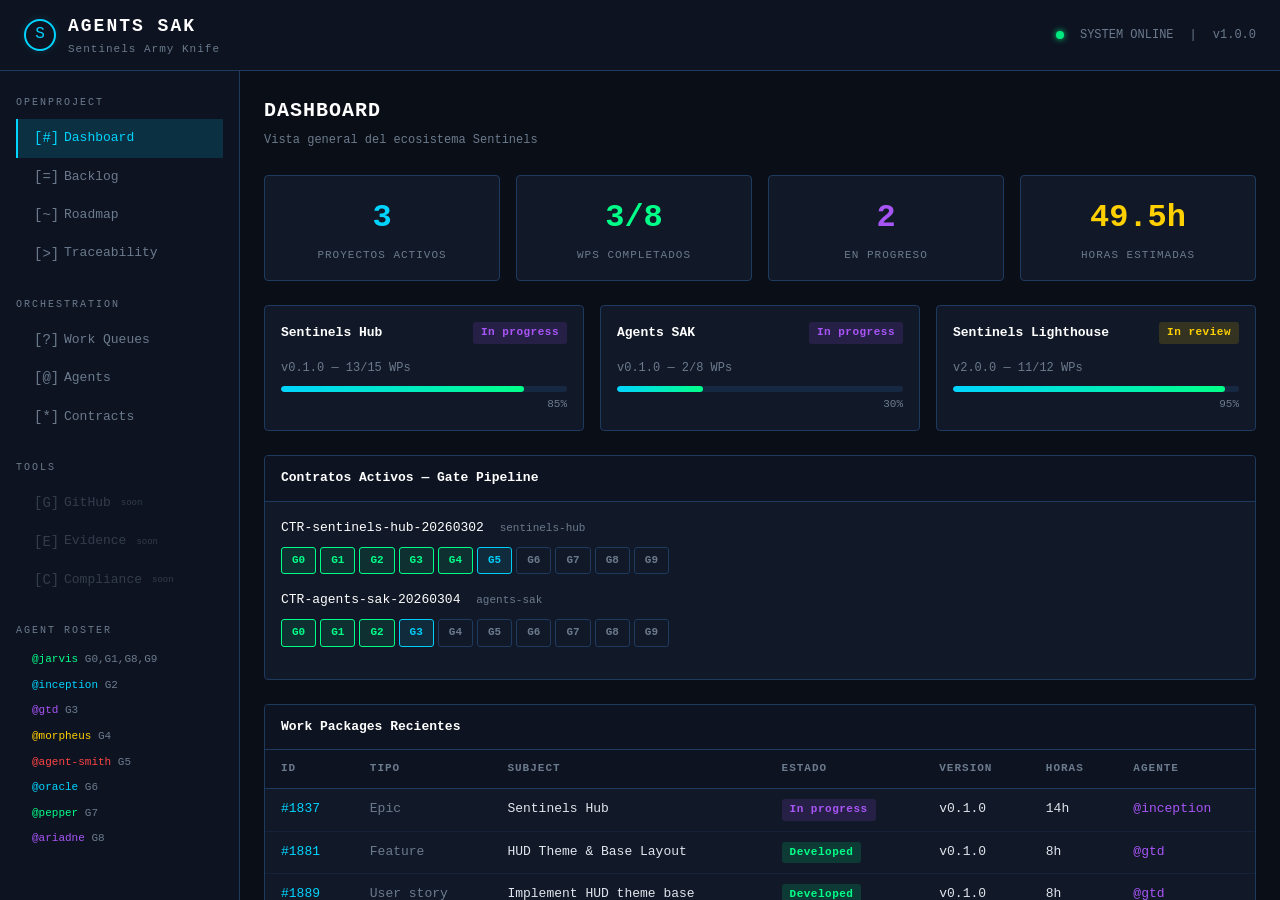
<file: index.html>
<!DOCTYPE html>
<html lang="es">
<head>
  <meta charset="UTF-8">
  <meta http-equiv="refresh" content="0;url=ui/index.html">
  <title>Agents SAK — Redirecting...</title>
</head>
<body>
  <p>Redirecting to <a href="ui/index.html">Agents SAK Dashboard</a>...</p>
</body>
</html>
</file>
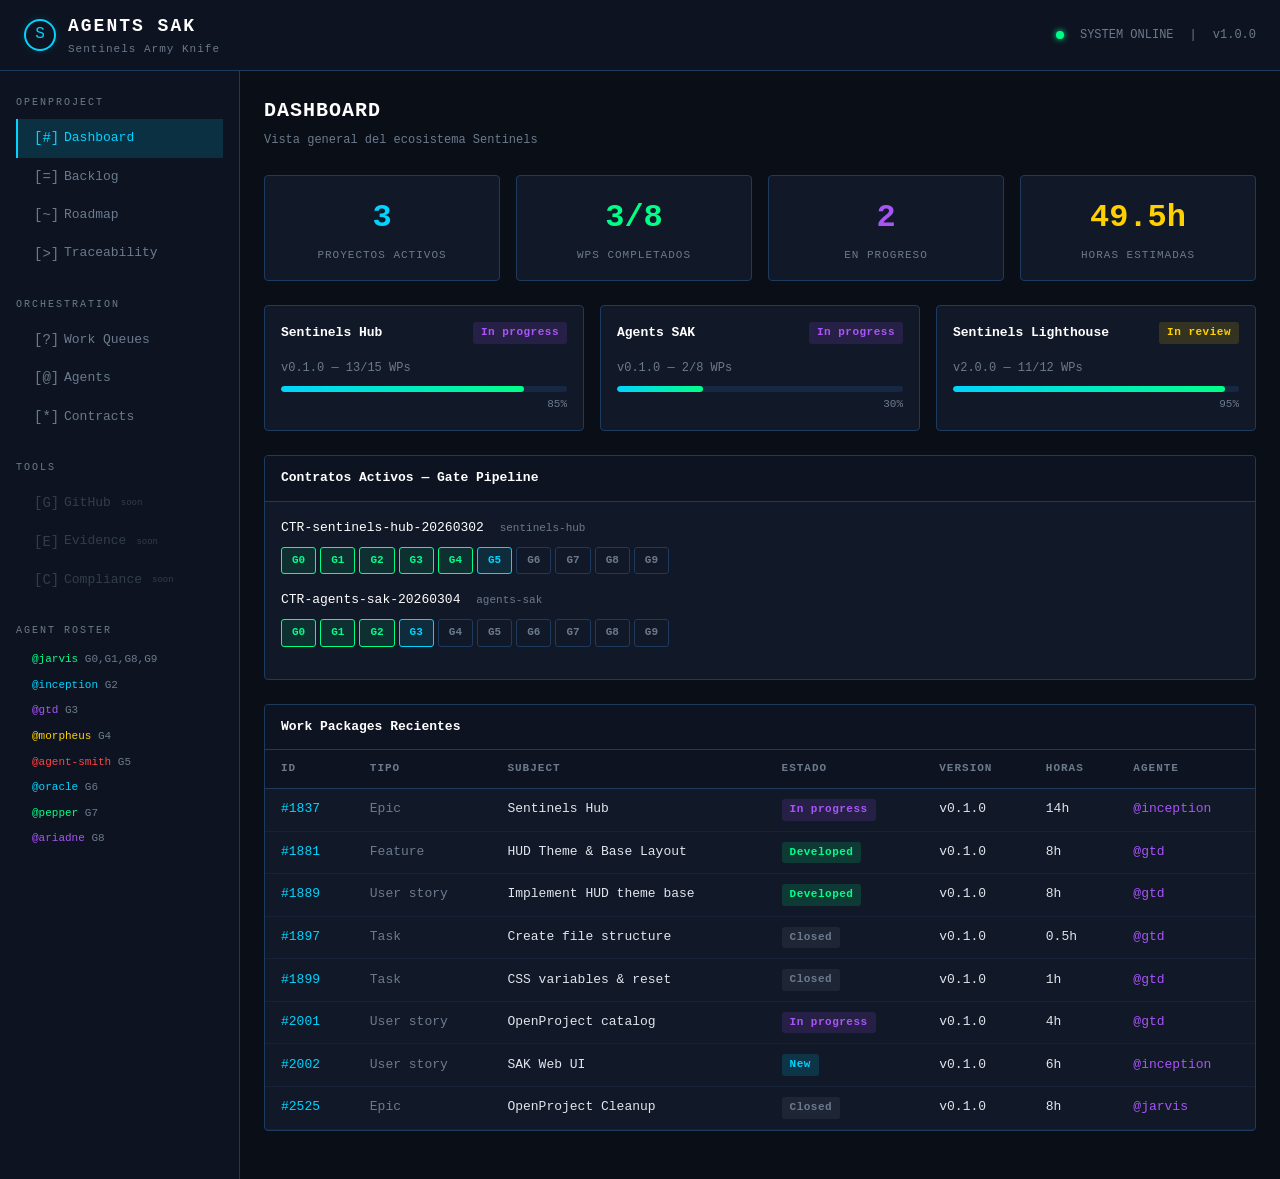
<file: ui/index.html>
<!DOCTYPE html>
<html lang="es">
<head>
  <meta charset="UTF-8">
  <meta name="viewport" content="width=device-width, initial-scale=1.0">
  <title>Agents SAK — Sentinels Army Knife</title>
  <link rel="stylesheet" href="css/hud.css">
</head>
<body>
  <div class="app-container">
    <!-- Header -->
    <header class="header">
      <div class="header__logo">
        <div class="header__logo-icon">S</div>
        <div>
          <div class="header__title">Agents SAK</div>
          <div class="header__subtitle">Sentinels Army Knife</div>
        </div>
      </div>
      <div class="header__status">
        <span class="header__status-dot"></span>
        <span>SYSTEM ONLINE</span>
        <span style="color: var(--hud-text-dim);">|</span>
        <span>v1.0.0</span>
      </div>
    </header>

    <!-- Sidebar -->
    <nav class="sidebar">
      <div class="sidebar__section">
        <div class="sidebar__section-title">OpenProject</div>
        <ul class="sidebar__nav">
          <li class="sidebar__nav-item active" data-view="dashboard">
            <span class="sidebar__nav-icon">[#]</span>
            Dashboard
          </li>
          <li class="sidebar__nav-item" data-view="backlog">
            <span class="sidebar__nav-icon">[=]</span>
            Backlog
          </li>
          <li class="sidebar__nav-item" data-view="roadmap">
            <span class="sidebar__nav-icon">[~]</span>
            Roadmap
          </li>
          <li class="sidebar__nav-item" data-view="traceability">
            <span class="sidebar__nav-icon">[&gt;]</span>
            Traceability
          </li>
        </ul>
      </div>

      <div class="sidebar__section">
        <div class="sidebar__section-title">Orchestration</div>
        <ul class="sidebar__nav">
          <li class="sidebar__nav-item" data-view="queries">
            <span class="sidebar__nav-icon">[?]</span>
            Work Queues
          </li>
          <li class="sidebar__nav-item" data-view="agents">
            <span class="sidebar__nav-icon">[@]</span>
            Agents
          </li>
          <li class="sidebar__nav-item" data-view="contracts">
            <span class="sidebar__nav-icon">[*]</span>
            Contracts
          </li>
        </ul>
      </div>

      <div class="sidebar__section">
        <div class="sidebar__section-title">Tools</div>
        <ul class="sidebar__nav">
          <li class="sidebar__nav-item" style="opacity: 0.4; cursor: not-allowed;">
            <span class="sidebar__nav-icon">[G]</span>
            GitHub
            <span style="font-size: 9px; color: var(--hud-text-dim);">soon</span>
          </li>
          <li class="sidebar__nav-item" style="opacity: 0.4; cursor: not-allowed;">
            <span class="sidebar__nav-icon">[E]</span>
            Evidence
            <span style="font-size: 9px; color: var(--hud-text-dim);">soon</span>
          </li>
          <li class="sidebar__nav-item" style="opacity: 0.4; cursor: not-allowed;">
            <span class="sidebar__nav-icon">[C]</span>
            Compliance
            <span style="font-size: 9px; color: var(--hud-text-dim);">soon</span>
          </li>
        </ul>
      </div>

      <div class="sidebar__section">
        <div class="sidebar__section-title">Agent Roster</div>
        <ul class="sidebar__nav" style="font-size: 11px;">
          <li style="padding: 4px 16px; color: var(--hud-accent-green);">@jarvis <span style="color: var(--hud-text-dim);">G0,G1,G8,G9</span></li>
          <li style="padding: 4px 16px; color: var(--hud-accent);">@inception <span style="color: var(--hud-text-dim);">G2</span></li>
          <li style="padding: 4px 16px; color: var(--hud-accent-purple);">@gtd <span style="color: var(--hud-text-dim);">G3</span></li>
          <li style="padding: 4px 16px; color: var(--hud-accent-yellow);">@morpheus <span style="color: var(--hud-text-dim);">G4</span></li>
          <li style="padding: 4px 16px; color: var(--hud-accent-red);">@agent-smith <span style="color: var(--hud-text-dim);">G5</span></li>
          <li style="padding: 4px 16px; color: var(--hud-accent);">@oracle <span style="color: var(--hud-text-dim);">G6</span></li>
          <li style="padding: 4px 16px; color: var(--hud-accent-green);">@pepper <span style="color: var(--hud-text-dim);">G7</span></li>
          <li style="padding: 4px 16px; color: var(--hud-accent-purple);">@ariadne <span style="color: var(--hud-text-dim);">G8</span></li>
        </ul>
      </div>
    </nav>

    <!-- Main Content -->
    <main class="main" id="main-content">
      <!-- Content rendered by JS -->
    </main>
  </div>

  <!-- Scripts (order matters: components first, then app) -->
  <script src="js/components/dashboard.js"></script>
  <script src="js/components/backlog.js"></script>
  <script src="js/components/roadmap.js"></script>
  <script src="js/components/traceability.js"></script>
  <script src="js/components/queries.js"></script>
  <script src="js/components/agents.js"></script>
  <script src="js/components/contracts.js"></script>
  <script src="js/app.js"></script>
</body>
</html>
</file>
<file: ui/css/hud.css>
/* ═══════════════════════════════════════════════════════════
   Agents SAK — HUD Theme
   Zero dependencies. Estilo futurista Sentinels.
   ═══════════════════════════════════════════════════════════ */

/* --- CSS Variables --- */
:root {
  --hud-bg: #0a0e17;
  --hud-bg-panel: #0d1321;
  --hud-bg-card: #111827;
  --hud-border: #1e3a5f;
  --hud-border-active: #00d4ff;
  --hud-text: #e0e6ed;
  --hud-text-dim: #6b7b8d;
  --hud-text-bright: #ffffff;
  --hud-accent: #00d4ff;
  --hud-accent-green: #00ff88;
  --hud-accent-yellow: #ffd000;
  --hud-accent-red: #ff4444;
  --hud-accent-purple: #a855f7;
  --hud-glow: rgba(0, 212, 255, 0.15);
  --hud-glow-strong: rgba(0, 212, 255, 0.3);
  --hud-font: 'Courier New', 'Consolas', monospace;
  --hud-font-size: 14px;
  --hud-radius: 4px;
  --hud-transition: 0.2s ease;
}

/* --- Reset --- */
*, *::before, *::after {
  box-sizing: border-box;
  margin: 0;
  padding: 0;
}

/* --- Base --- */
body {
  background: var(--hud-bg);
  color: var(--hud-text);
  font-family: var(--hud-font);
  font-size: var(--hud-font-size);
  line-height: 1.6;
  min-height: 100vh;
}

a {
  color: var(--hud-accent);
  text-decoration: none;
  transition: color var(--hud-transition);
}

a:hover {
  color: var(--hud-text-bright);
}

/* --- Layout --- */
.app-container {
  display: grid;
  grid-template-rows: auto 1fr;
  grid-template-columns: 240px 1fr;
  grid-template-areas:
    "header header"
    "sidebar main";
  min-height: 100vh;
}

/* --- Header --- */
.header {
  grid-area: header;
  background: var(--hud-bg-panel);
  border-bottom: 1px solid var(--hud-border);
  padding: 12px 24px;
  display: flex;
  align-items: center;
  justify-content: space-between;
  z-index: 100;
}

.header__logo {
  display: flex;
  align-items: center;
  gap: 12px;
}

.header__logo-icon {
  width: 32px;
  height: 32px;
  border: 2px solid var(--hud-accent);
  border-radius: 50%;
  display: flex;
  align-items: center;
  justify-content: center;
  font-size: 16px;
  color: var(--hud-accent);
  box-shadow: 0 0 8px var(--hud-glow);
}

.header__title {
  font-size: 18px;
  font-weight: bold;
  color: var(--hud-text-bright);
  letter-spacing: 2px;
  text-transform: uppercase;
}

.header__subtitle {
  font-size: 11px;
  color: var(--hud-text-dim);
  letter-spacing: 1px;
}

.header__status {
  display: flex;
  align-items: center;
  gap: 16px;
  font-size: 12px;
  color: var(--hud-text-dim);
}

.header__status-dot {
  width: 8px;
  height: 8px;
  border-radius: 50%;
  background: var(--hud-accent-green);
  box-shadow: 0 0 6px var(--hud-accent-green);
  animation: pulse 2s infinite;
}

/* --- Sidebar --- */
.sidebar {
  grid-area: sidebar;
  background: var(--hud-bg-panel);
  border-right: 1px solid var(--hud-border);
  padding: 16px 0;
  overflow-y: auto;
}

.sidebar__section {
  padding: 8px 16px;
  margin-bottom: 8px;
}

.sidebar__section-title {
  font-size: 10px;
  text-transform: uppercase;
  letter-spacing: 2px;
  color: var(--hud-text-dim);
  margin-bottom: 8px;
}

.sidebar__nav {
  list-style: none;
}

.sidebar__nav-item {
  padding: 8px 16px;
  cursor: pointer;
  border-left: 2px solid transparent;
  transition: all var(--hud-transition);
  display: flex;
  align-items: center;
  gap: 10px;
  font-size: 13px;
  color: var(--hud-text-dim);
}

.sidebar__nav-item:hover {
  background: var(--hud-glow);
  color: var(--hud-text);
  border-left-color: var(--hud-border-active);
}

.sidebar__nav-item.active {
  background: var(--hud-glow);
  color: var(--hud-accent);
  border-left-color: var(--hud-accent);
}

.sidebar__nav-icon {
  font-size: 14px;
  width: 20px;
  text-align: center;
}

/* --- Main Content --- */
.main {
  grid-area: main;
  padding: 24px;
  overflow-y: auto;
}

.main__title {
  font-size: 20px;
  color: var(--hud-text-bright);
  letter-spacing: 1px;
  margin-bottom: 4px;
}

.main__subtitle {
  font-size: 12px;
  color: var(--hud-text-dim);
  margin-bottom: 24px;
}

/* --- Cards --- */
.card-grid {
  display: grid;
  grid-template-columns: repeat(auto-fill, minmax(280px, 1fr));
  gap: 16px;
  margin-bottom: 24px;
}

.card {
  background: var(--hud-bg-card);
  border: 1px solid var(--hud-border);
  border-radius: var(--hud-radius);
  padding: 16px;
  transition: border-color var(--hud-transition), box-shadow var(--hud-transition);
}

.card:hover {
  border-color: var(--hud-border-active);
  box-shadow: 0 0 12px var(--hud-glow);
}

.card__header {
  display: flex;
  justify-content: space-between;
  align-items: center;
  margin-bottom: 12px;
}

.card__title {
  font-size: 13px;
  color: var(--hud-text-bright);
  font-weight: bold;
}

.card__value {
  font-size: 28px;
  color: var(--hud-accent);
  font-weight: bold;
  margin-bottom: 4px;
}

.card__label {
  font-size: 11px;
  color: var(--hud-text-dim);
  text-transform: uppercase;
  letter-spacing: 1px;
}

/* --- Stat Cards --- */
.stat-row {
  display: grid;
  grid-template-columns: repeat(4, 1fr);
  gap: 16px;
  margin-bottom: 24px;
}

.stat-card {
  background: var(--hud-bg-card);
  border: 1px solid var(--hud-border);
  border-radius: var(--hud-radius);
  padding: 16px;
  text-align: center;
}

.stat-card__value {
  font-size: 32px;
  font-weight: bold;
  color: var(--hud-accent);
}

.stat-card__label {
  font-size: 11px;
  color: var(--hud-text-dim);
  text-transform: uppercase;
  letter-spacing: 1px;
  margin-top: 4px;
}

.stat-card--green .stat-card__value { color: var(--hud-accent-green); }
.stat-card--yellow .stat-card__value { color: var(--hud-accent-yellow); }
.stat-card--red .stat-card__value { color: var(--hud-accent-red); }
.stat-card--purple .stat-card__value { color: var(--hud-accent-purple); }

/* --- Tables --- */
.table-container {
  background: var(--hud-bg-card);
  border: 1px solid var(--hud-border);
  border-radius: var(--hud-radius);
  overflow: hidden;
  margin-bottom: 24px;
}

.table-container__title {
  padding: 12px 16px;
  font-size: 13px;
  font-weight: bold;
  color: var(--hud-text-bright);
  border-bottom: 1px solid var(--hud-border);
  background: var(--hud-bg-panel);
}

table {
  width: 100%;
  border-collapse: collapse;
}

th {
  text-align: left;
  padding: 10px 16px;
  font-size: 11px;
  text-transform: uppercase;
  letter-spacing: 1px;
  color: var(--hud-text-dim);
  border-bottom: 1px solid var(--hud-border);
  background: var(--hud-bg-panel);
}

td {
  padding: 10px 16px;
  font-size: 13px;
  border-bottom: 1px solid rgba(30, 58, 95, 0.3);
}

tr:hover td {
  background: var(--hud-glow);
}

/* --- Badges --- */
.badge {
  display: inline-block;
  padding: 2px 8px;
  border-radius: 3px;
  font-size: 11px;
  font-weight: bold;
  letter-spacing: 0.5px;
}

.badge--new { background: rgba(0, 212, 255, 0.15); color: var(--hud-accent); }
.badge--progress { background: rgba(168, 85, 247, 0.15); color: var(--hud-accent-purple); }
.badge--developed { background: rgba(0, 255, 136, 0.15); color: var(--hud-accent-green); }
.badge--review { background: rgba(255, 208, 0, 0.15); color: var(--hud-accent-yellow); }
.badge--closed { background: rgba(107, 123, 141, 0.15); color: var(--hud-text-dim); }
.badge--blocked { background: rgba(255, 68, 68, 0.15); color: var(--hud-accent-red); }

/* --- Progress Bar --- */
.progress {
  width: 100%;
  height: 6px;
  background: rgba(30, 58, 95, 0.5);
  border-radius: 3px;
  overflow: hidden;
}

.progress__fill {
  height: 100%;
  border-radius: 3px;
  background: linear-gradient(90deg, var(--hud-accent), var(--hud-accent-green));
  transition: width 0.5s ease;
}

/* --- Timeline (Roadmap) --- */
.timeline {
  position: relative;
  padding-left: 32px;
}

.timeline::before {
  content: '';
  position: absolute;
  left: 11px;
  top: 0;
  bottom: 0;
  width: 2px;
  background: var(--hud-border);
}

.timeline__item {
  position: relative;
  margin-bottom: 24px;
  padding: 16px;
  background: var(--hud-bg-card);
  border: 1px solid var(--hud-border);
  border-radius: var(--hud-radius);
}

.timeline__item::before {
  content: '';
  position: absolute;
  left: -27px;
  top: 20px;
  width: 10px;
  height: 10px;
  border-radius: 50%;
  background: var(--hud-accent);
  border: 2px solid var(--hud-bg);
  box-shadow: 0 0 6px var(--hud-glow-strong);
}

.timeline__item--complete::before { background: var(--hud-accent-green); box-shadow: 0 0 6px rgba(0,255,136,0.3); }
.timeline__item--active::before { background: var(--hud-accent-purple); box-shadow: 0 0 6px rgba(168,85,247,0.3); animation: pulse 2s infinite; }

.timeline__version {
  font-size: 16px;
  font-weight: bold;
  color: var(--hud-text-bright);
  margin-bottom: 4px;
}

.timeline__dates {
  font-size: 11px;
  color: var(--hud-text-dim);
  margin-bottom: 8px;
}

/* --- Gate Pipeline --- */
.gate-pipeline {
  display: flex;
  gap: 4px;
  flex-wrap: wrap;
  margin-bottom: 16px;
}

.gate {
  padding: 4px 10px;
  border-radius: 3px;
  font-size: 11px;
  font-weight: bold;
  border: 1px solid var(--hud-border);
  color: var(--hud-text-dim);
}

.gate--passed {
  background: rgba(0, 255, 136, 0.1);
  border-color: var(--hud-accent-green);
  color: var(--hud-accent-green);
}

.gate--active {
  background: rgba(0, 212, 255, 0.1);
  border-color: var(--hud-accent);
  color: var(--hud-accent);
  animation: pulse 2s infinite;
}

.gate--failed {
  background: rgba(255, 68, 68, 0.1);
  border-color: var(--hud-accent-red);
  color: var(--hud-accent-red);
}

/* --- Traceability Chain --- */
.trace-chain {
  display: flex;
  align-items: center;
  gap: 8px;
  flex-wrap: wrap;
  padding: 12px;
  background: var(--hud-bg-panel);
  border: 1px solid var(--hud-border);
  border-radius: var(--hud-radius);
  margin-bottom: 12px;
}

.trace-node {
  padding: 6px 12px;
  background: var(--hud-bg-card);
  border: 1px solid var(--hud-border);
  border-radius: var(--hud-radius);
  font-size: 12px;
}

.trace-node--linked {
  border-color: var(--hud-accent-green);
  color: var(--hud-accent-green);
}

.trace-node--missing {
  border-color: var(--hud-accent-red);
  color: var(--hud-accent-red);
  border-style: dashed;
}

.trace-arrow {
  color: var(--hud-text-dim);
  font-size: 12px;
}

/* --- Empty State --- */
.empty-state {
  text-align: center;
  padding: 48px;
  color: var(--hud-text-dim);
}

.empty-state__icon {
  font-size: 48px;
  margin-bottom: 16px;
  opacity: 0.3;
}

.empty-state__text {
  font-size: 14px;
}

/* --- Animations --- */
@keyframes pulse {
  0%, 100% { opacity: 1; }
  50% { opacity: 0.5; }
}

/* --- Responsive --- */
@media (max-width: 768px) {
  .app-container {
    grid-template-columns: 1fr;
    grid-template-areas:
      "header"
      "main";
  }

  .sidebar {
    display: none;
  }

  .stat-row {
    grid-template-columns: repeat(2, 1fr);
  }

  .card-grid {
    grid-template-columns: 1fr;
  }
}

@media (max-width: 480px) {
  .stat-row {
    grid-template-columns: 1fr;
  }

  .header {
    flex-direction: column;
    gap: 8px;
  }
}
</file>
